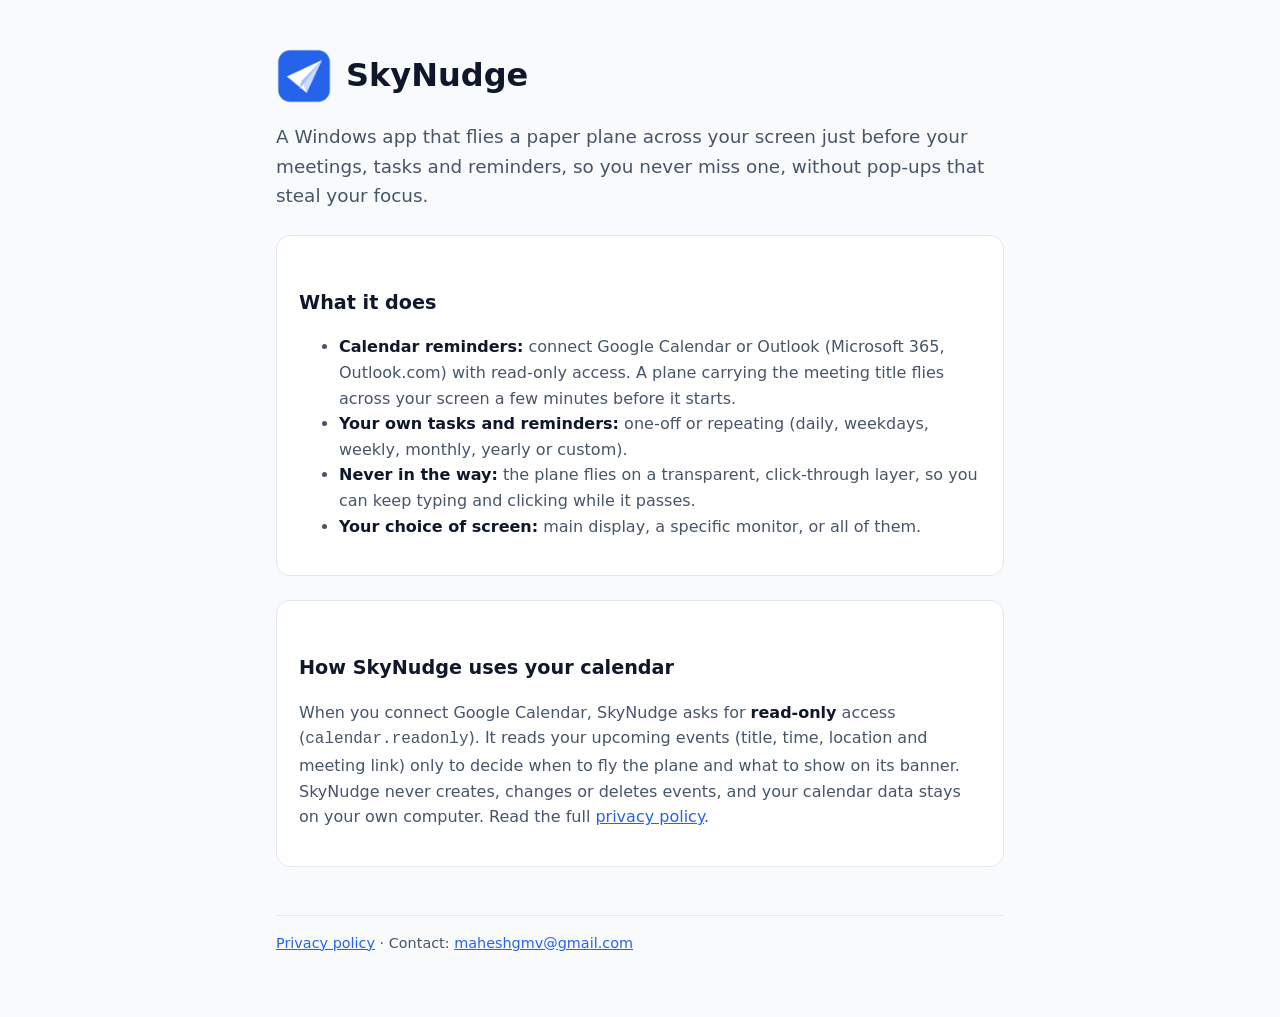
<file: index.html>
<!doctype html>
<html lang="en">
<head>
  <meta charset="utf-8">
  <meta name="viewport" content="width=device-width, initial-scale=1">
  <title>SkyNudge</title>
  <meta name="description" content="A paper plane flies across your screen before meetings, tasks and reminders.">
  <link rel="icon" href="app-icon.png">
  <link rel="stylesheet" href="style.css">
</head>
<body>
<main>
  <header>
    <img src="app-icon.png" alt="SkyNudge logo">
    <h1>SkyNudge</h1>
  </header>
  <p class="lead">A Windows app that flies a paper plane across your screen just before your meetings, tasks and reminders, so you never miss one, without pop-ups that steal your focus.</p>

  <div class="card">
    <h2>What it does</h2>
    <ul>
      <li><strong>Calendar reminders:</strong> connect Google Calendar or Outlook (Microsoft 365, Outlook.com) with read-only access. A plane carrying the meeting title flies across your screen a few minutes before it starts.</li>
      <li><strong>Your own tasks and reminders:</strong> one-off or repeating (daily, weekdays, weekly, monthly, yearly or custom).</li>
      <li><strong>Never in the way:</strong> the plane flies on a transparent, click-through layer, so you can keep typing and clicking while it passes.</li>
      <li><strong>Your choice of screen:</strong> main display, a specific monitor, or all of them.</li>
    </ul>
  </div>

  <div class="card">
    <h2>How SkyNudge uses your calendar</h2>
    <p>When you connect Google Calendar, SkyNudge asks for <strong>read-only</strong> access (<code>calendar.readonly</code>). It reads your upcoming events (title, time, location and meeting link) only to decide when to fly the plane and what to show on its banner. SkyNudge never creates, changes or deletes events, and your calendar data stays on your own computer. Read the full <a href="privacy.html">privacy policy</a>.</p>
  </div>

  <footer>
    <a href="privacy.html">Privacy policy</a> · Contact: <a href="mailto:maheshgmv@gmail.com">maheshgmv@gmail.com</a>
  </footer>
</main>
</body>
</html>
</file>
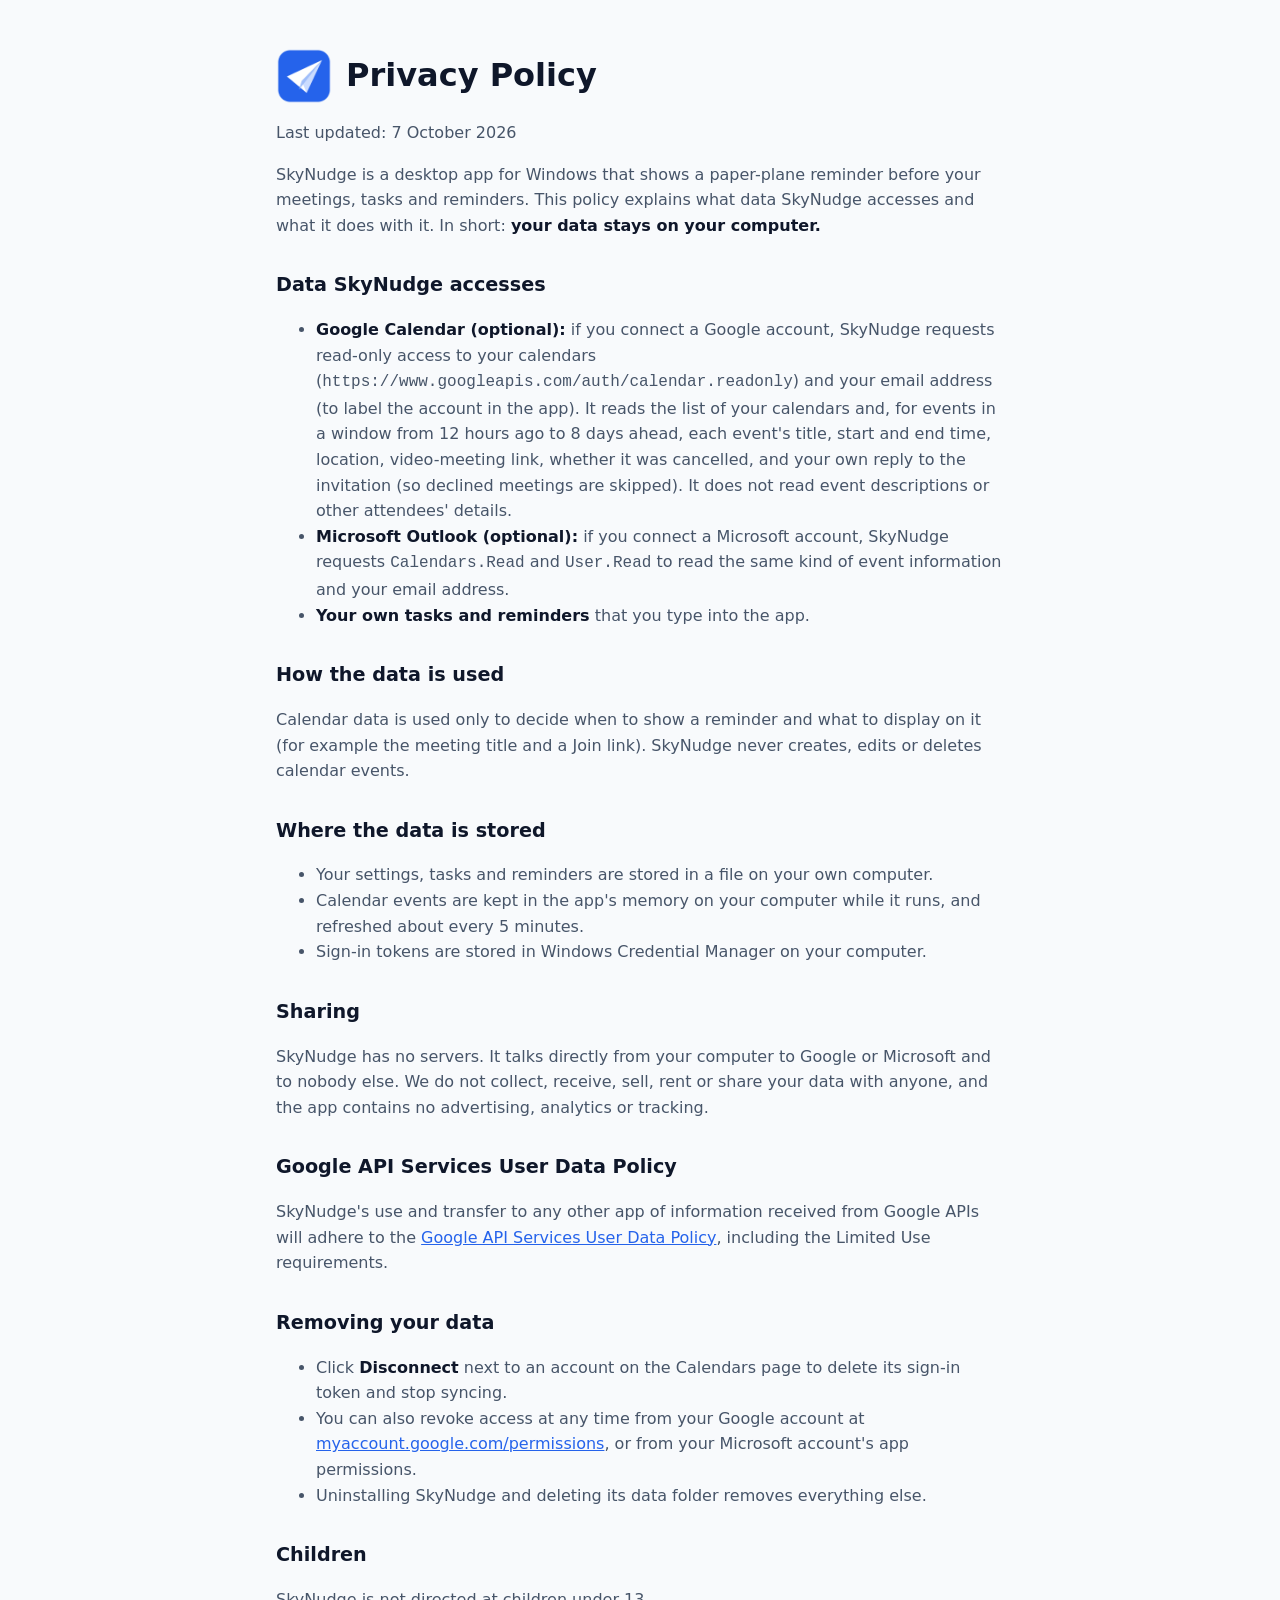
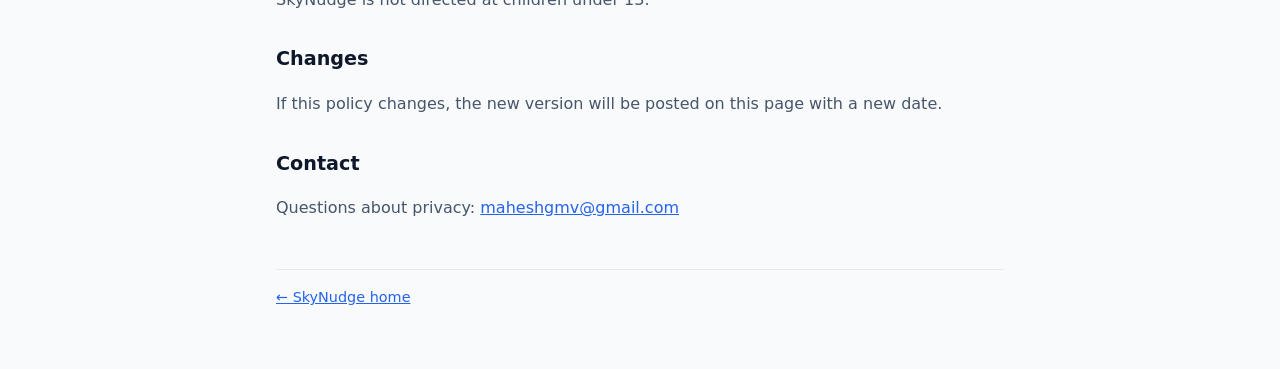
<file: privacy.html>
<!doctype html>
<html lang="en">
<head>
  <meta charset="utf-8">
  <meta name="viewport" content="width=device-width, initial-scale=1">
  <title>SkyNudge Privacy Policy</title>
  <link rel="icon" href="app-icon.png">
  <link rel="stylesheet" href="style.css">
</head>
<body>
<main>
  <header>
    <img src="app-icon.png" alt="SkyNudge logo">
    <h1>Privacy Policy</h1>
  </header>
  <p>Last updated: 7 October 2026</p>
  <p>SkyNudge is a desktop app for Windows that shows a paper-plane reminder before your meetings, tasks and reminders. This policy explains what data SkyNudge accesses and what it does with it. In short: <strong>your data stays on your computer.</strong></p>

  <h2>Data SkyNudge accesses</h2>
  <ul>
    <li><strong>Google Calendar (optional):</strong> if you connect a Google account, SkyNudge requests read-only access to your calendars (<code>https://www.googleapis.com/auth/calendar.readonly</code>) and your email address (to label the account in the app). It reads the list of your calendars and, for events in a window from 12 hours ago to 8 days ahead, each event's title, start and end time, location, video-meeting link, whether it was cancelled, and your own reply to the invitation (so declined meetings are skipped). It does not read event descriptions or other attendees' details.</li>
    <li><strong>Microsoft Outlook (optional):</strong> if you connect a Microsoft account, SkyNudge requests <code>Calendars.Read</code> and <code>User.Read</code> to read the same kind of event information and your email address.</li>
    <li><strong>Your own tasks and reminders</strong> that you type into the app.</li>
  </ul>

  <h2>How the data is used</h2>
  <p>Calendar data is used only to decide when to show a reminder and what to display on it (for example the meeting title and a Join link). SkyNudge never creates, edits or deletes calendar events.</p>

  <h2>Where the data is stored</h2>
  <ul>
    <li>Your settings, tasks and reminders are stored in a file on your own computer.</li>
    <li>Calendar events are kept in the app's memory on your computer while it runs, and refreshed about every 5 minutes.</li>
    <li>Sign-in tokens are stored in Windows Credential Manager on your computer.</li>
  </ul>

  <h2>Sharing</h2>
  <p>SkyNudge has no servers. It talks directly from your computer to Google or Microsoft and to nobody else. We do not collect, receive, sell, rent or share your data with anyone, and the app contains no advertising, analytics or tracking.</p>

  <h2>Google API Services User Data Policy</h2>
  <p>SkyNudge's use and transfer to any other app of information received from Google APIs will adhere to the <a href="https://developers.google.com/terms/api-services-user-data-policy">Google API Services User Data Policy</a>, including the Limited Use requirements.</p>

  <h2>Removing your data</h2>
  <ul>
    <li>Click <strong>Disconnect</strong> next to an account on the Calendars page to delete its sign-in token and stop syncing.</li>
    <li>You can also revoke access at any time from your Google account at <a href="https://myaccount.google.com/permissions">myaccount.google.com/permissions</a>, or from your Microsoft account's app permissions.</li>
    <li>Uninstalling SkyNudge and deleting its data folder removes everything else.</li>
  </ul>

  <h2>Children</h2>
  <p>SkyNudge is not directed at children under 13.</p>

  <h2>Changes</h2>
  <p>If this policy changes, the new version will be posted on this page with a new date.</p>

  <h2>Contact</h2>
  <p>Questions about privacy: <a href="mailto:maheshgmv@gmail.com">maheshgmv@gmail.com</a></p>

  <footer><a href="index.html">← SkyNudge home</a></footer>
</main>
</body>
</html>
</file>
<file: style.css>
:root {
  --bg: #f8fafc;
  --card: #ffffff;
  --text: #0f172a;
  --muted: #475569;
  --accent: #2563eb;
  --border: #e2e8f0;
}
@media (prefers-color-scheme: dark) {
  :root {
    --bg: #0f172a;
    --card: #1e293b;
    --text: #e2e8f0;
    --muted: #94a3b8;
    --accent: #60a5fa;
    --border: #334155;
  }
}
* { box-sizing: border-box; }
body {
  margin: 0;
  background: var(--bg);
  color: var(--text);
  font: 16px/1.6 "Segoe UI", system-ui, -apple-system, sans-serif;
}
main { max-width: 760px; margin: 0 auto; padding: 48px 16px 64px; }
header { display: flex; align-items: center; gap: 14px; margin-bottom: 8px; }
header img { width: 56px; height: 56px; border-radius: 14px; }
h1 { font-size: 2rem; margin: 0; }
h2 { font-size: 1.2rem; margin-top: 2rem; }
p, li { color: var(--muted); }
strong { color: var(--text); }
a { color: var(--accent); }
.card { background: var(--card); border: 1px solid var(--border); border-radius: 14px; padding: 20px 22px; margin-top: 24px; }
.lead { font-size: 1.15rem; }
footer { margin-top: 48px; font-size: 0.9rem; color: var(--muted); border-top: 1px solid var(--border); padding-top: 16px; }
</file>
